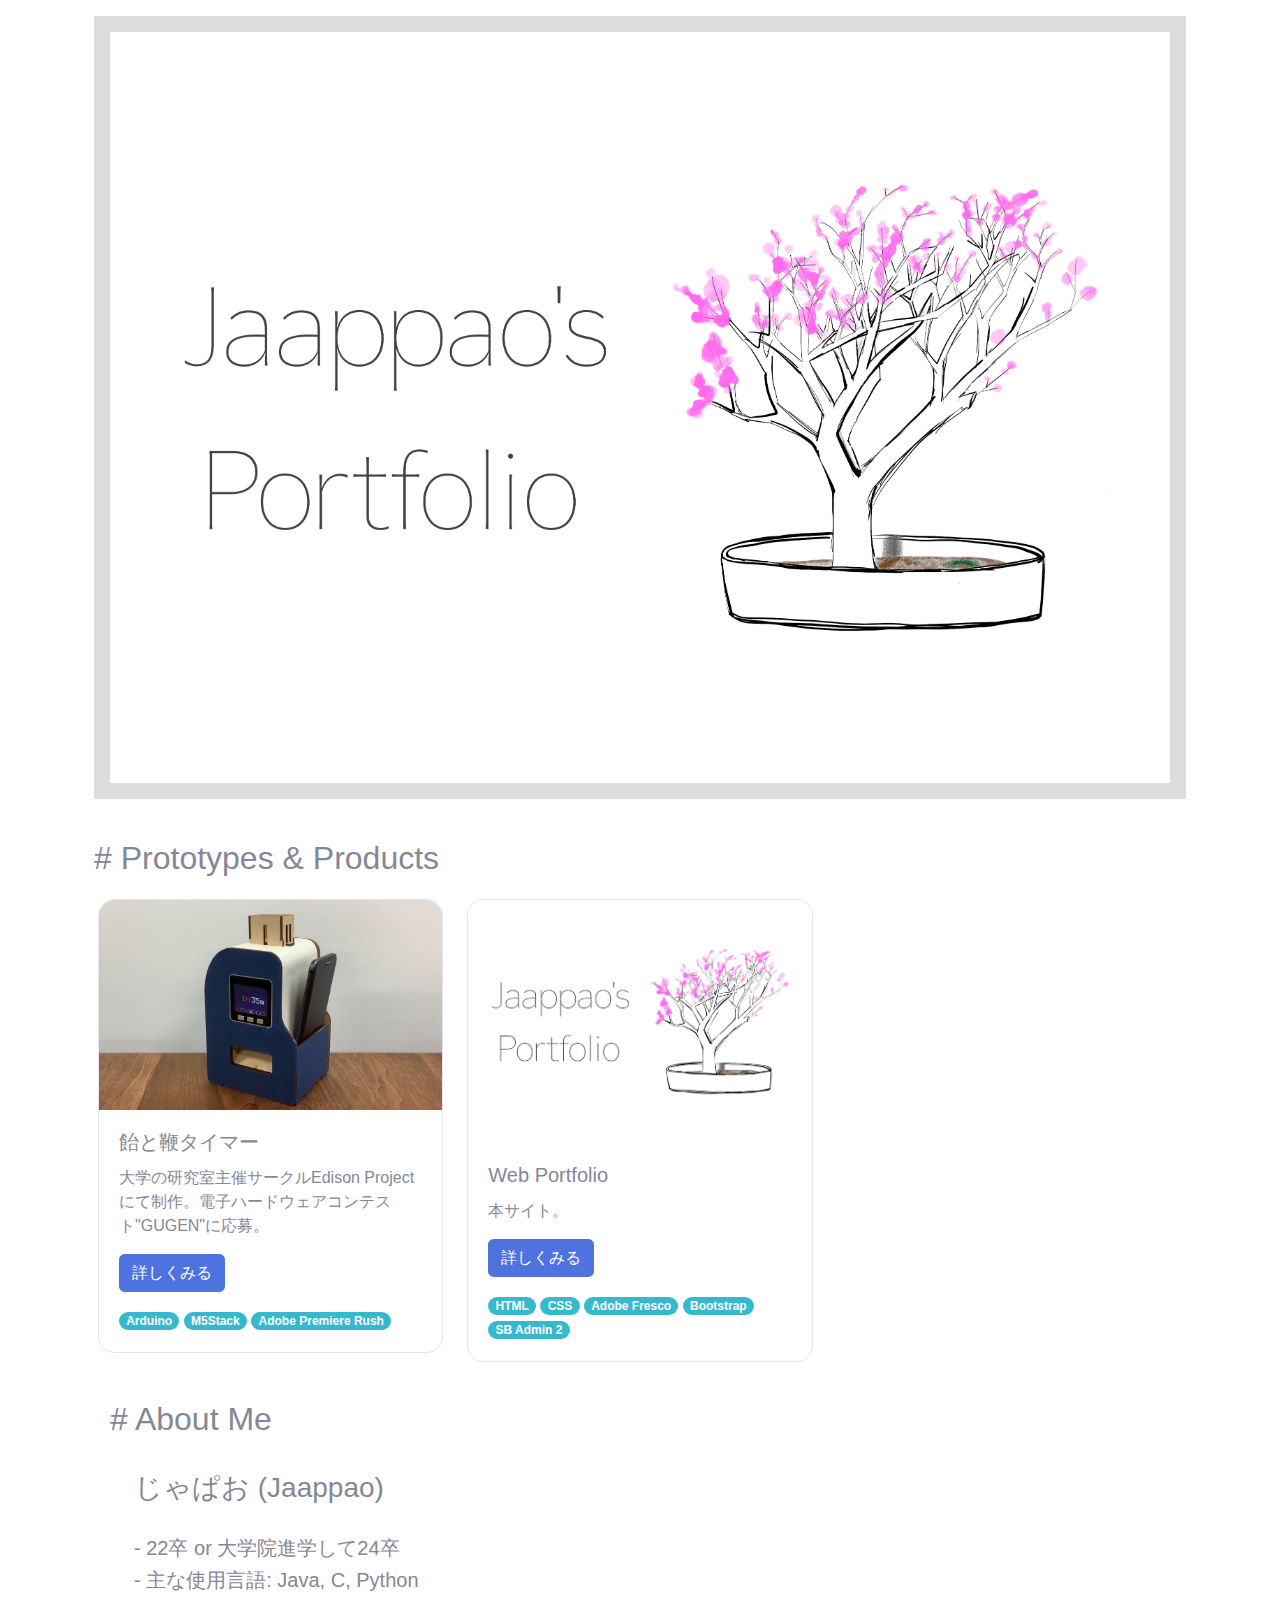
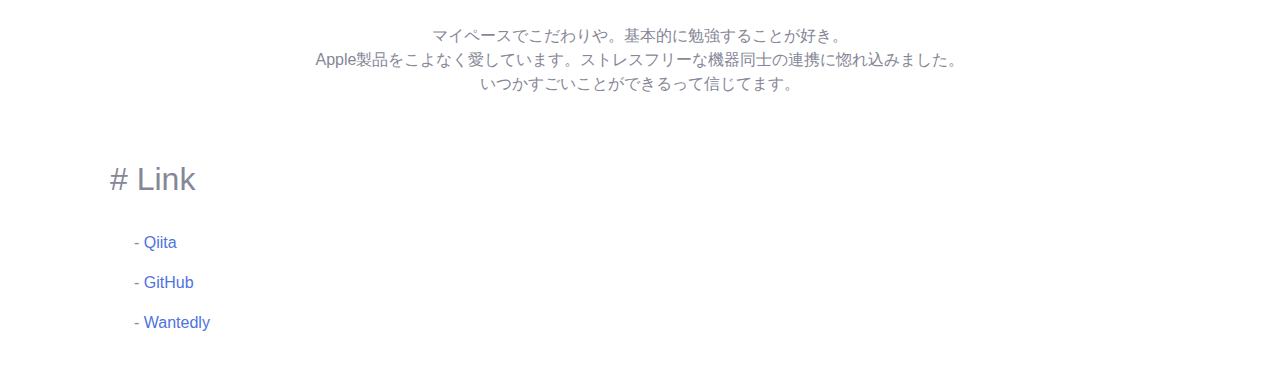
<file: index.html>
<!DOCTYPE html>
<html>

<head>
    <meta charset="utf-8">
    <title>Home | Jaappao's Portfolio</title>

    <meta name="viewport" content="width=device-width, initial-scale=1">
    <!-- Bootstrap CSS -->
    <link href="css/sb-admin-2.min.css" rel="stylesheet">
    <link rel="stylesheet" href="css/style.css">
</head>

<body>
    <div class="container">
        <div class="welcome-header mt-3 py-3 px-3">
            <img src="photo/welcome-header.png" width="100%">
        </div>

        <br>
        <div class="Products mt-3">
            <h2># Prototypes & Products</h2>
            <div class="row p-1">
                <div class="col-lg-4">
                    <div class="card">
                        <img src="photo/p_timer.jpg" class="card-img-top">
                        <div class="card-body">
                            <h5 class="card-title">飴と鞭タイマー</h5>
                            <p class="card-text">
                                大学の研究室主催サークルEdison Projectにて制作。電子ハードウェアコンテスト"GUGEN"に応募。
                            </p>
                            <a href="p_timer.html" class="btn btn-primary">詳しくみる</a>
                            <div class="mt-3">
                                <span class="badge badge-pill badge-info">Arduino</span>
                                <span class="badge badge-pill badge-info">M5Stack</span>
                                <span class="badge badge-pill badge-info">Adobe Premiere Rush</span>
                            </div>

                        </div>
                    </div>

                </div>
                <div class="col-lg-4">
                    <div class="card">
                        <img src="photo/welcome-header.png" class="card-img-top">
                        <div class="card-body">
                            <h5 class="card-title">Web Portfolio</h5>
                            <p class="card-text">
                                本サイト。
                            </p>
                            <a href="p_portfolio.html" class="btn btn-primary">詳しくみる</a>
                            <div class="mt-3">
                                <span class="badge badge-pill badge-info">HTML</span>
                                <span class="badge badge-pill badge-info">CSS</span>
                                <span class="badge badge-pill badge-info">Adobe Fresco</span>
                                <span class="badge badge-pill badge-info">Bootstrap</span>
                                <span class="badge badge-pill badge-info">SB Admin 2</span>
                            </div>
                        </div>
                    </div>

                </div>
            </div>
        </div>


        <br>
        <div class="self-introduction px-3">
            <h2># About Me</h2>
            <div class="p-4">
                <h3>じゃぱお (Jaappao)</h3>
                <br>
                <h5>- 22卒 or 大学院進学して24卒</h5>
                <h5>- 主な使用言語: Java, C, Python</h5>
                <br>
                <p id="self-introduction-text">マイペースでこだわりや。基本的に勉強することが好き。<br>Apple製品をこよなく愛しています。ストレスフリーな機器同士の連携に惚れ込みました。<br>いつかすごいことができるって信じてます。</p>
            </div>
        </div>

        <br>
        <div class="link-area px-3">
            <h2># Link</h2>
            <div class="p-4">
                <p>- <span><a href="https://qiita.com/Jaappao">Qiita</a></span></p>
                <p>- <span> <a href="https://github.com/Jaappao?tab=repositories">GitHub</a></span></p>
                <p>- <span> <a href="https://www.wantedly.com/users/128535068">Wantedly</a></span></p>
            </div>
        </div>


    </div>
    <footer></footer>


    <script src="vendor/jquery/jquery.min.js"></script>
    <script src="vendor/bootstrap/js/bootstrap.bundle.min.js"></script>

    <!-- Core plugin JavaScript-->
    <script src="vendor/jquery-easing/jquery.easing.min.js"></script>

    <!-- Custom scripts for all pages-->
    <script src="js/sb-admin-2.min.js"></script>
</body>

</html>
</file>
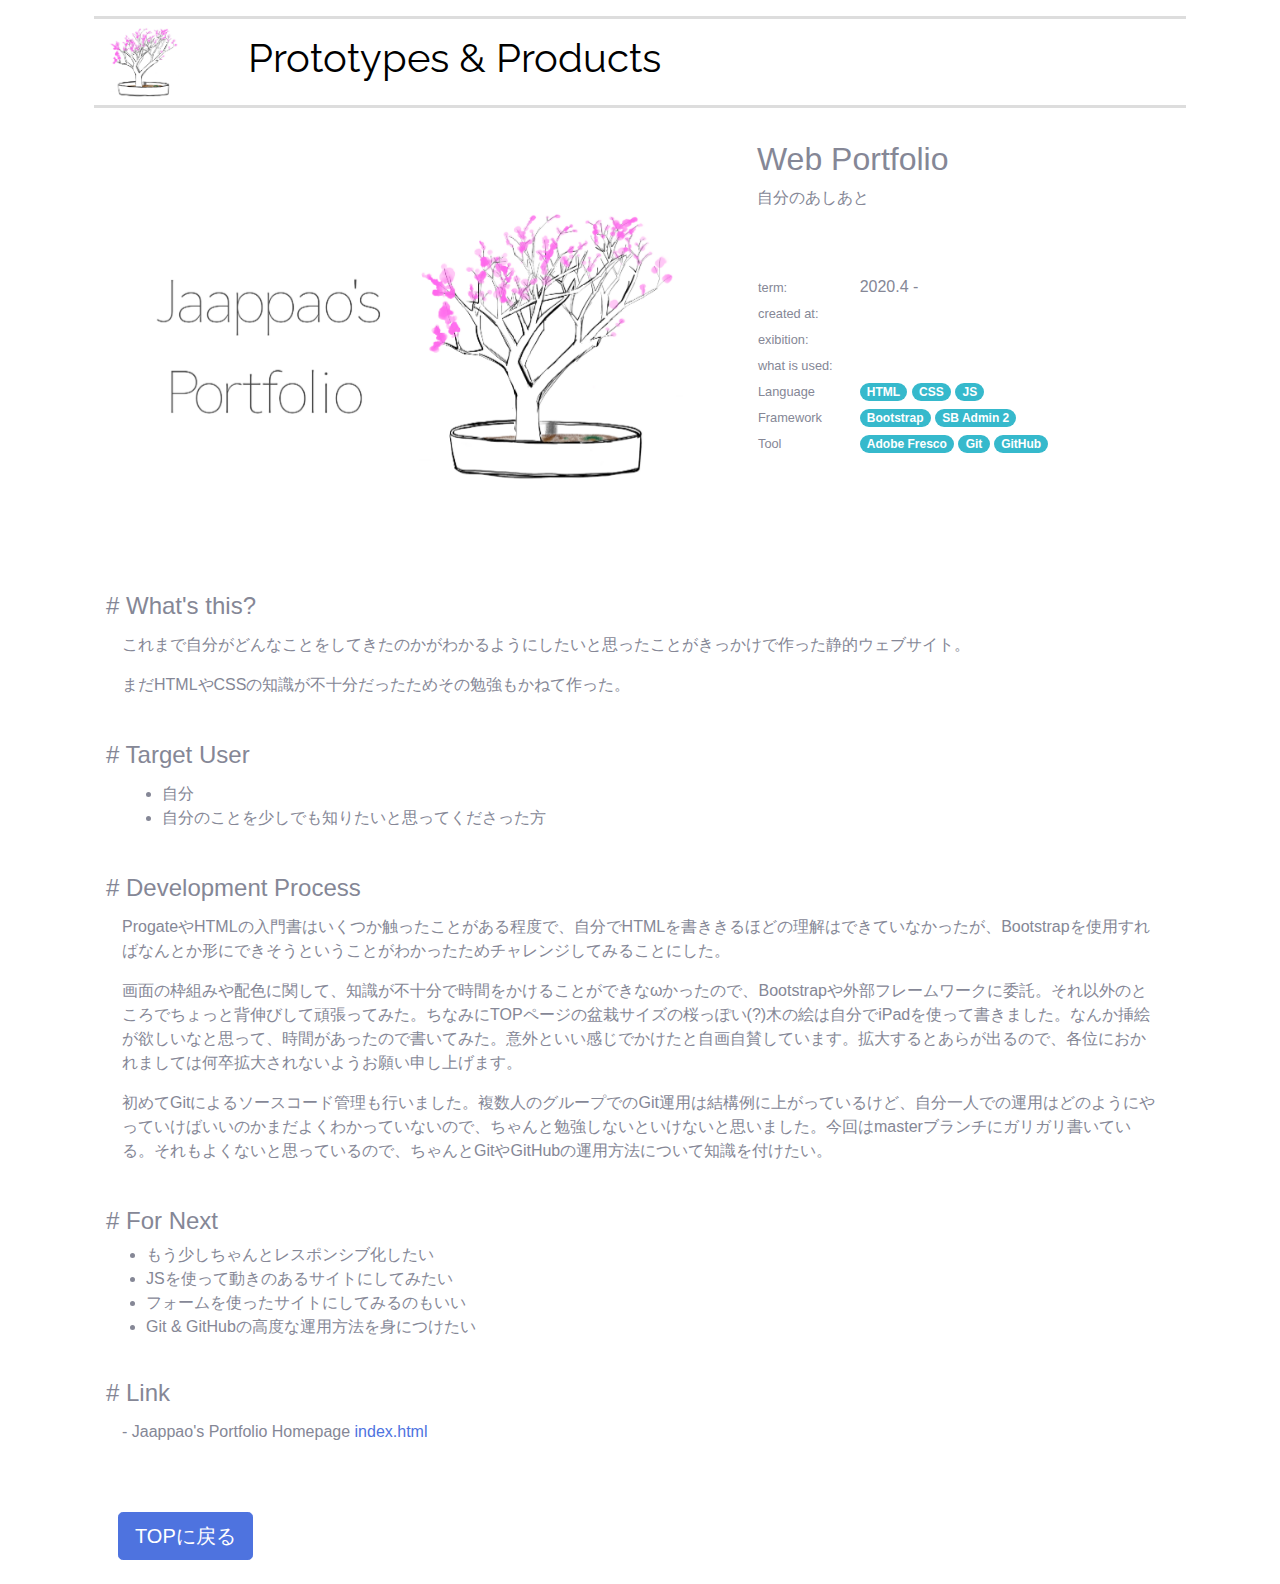
<file: p_portfolio.html>
<!DOCTYPE html>
<html>

<head>
    <meta charset="utf-8">
    <title>Web Portfolio | Jaappao's Portfolio</title>

    <meta name="viewport" content="width=device-width, initial-scale=1">
    <!-- Bootstrap CSS -->
    <link href="css/sb-admin-2.min.css" rel="stylesheet">
    <link href="https://fonts.googleapis.com/css2?family=Raleway:wght@100&display=swap" rel="stylesheet">
    <link rel="stylesheet" href="css/style.css">
</head>

<body>
    <div class="container">
        <div class="product-header mt-3">
            <div class="row title p-2">
                <div class="col-1 ml-1 align-self-center">
                    <img src="photo/product-header.jpeg" width="70px" height="70px">
                </div>
                <div class="col-9 ml-5 align-self-center">
                    <h1>Prototypes & Products</h1>
                </div>
            </div>
        </div>

        <div class="row mt-3">
            <div class="col-lg-7">
                <div class="product-pictures">
                    <div id="carouselExampleControls" class="carousel slide" data-ride="carousel">
                        <div class="carousel-inner">
                            <div class="carousel-item active">
                                <img class="d-block w-100" src="photo/p_portfolio/p_portfolio1.png" alt="First slide">
                            </div>
                        </div>
                        <a class="carousel-control-prev" href="#carouselExampleControls" role="button" data-slide="prev">
                            <span class="carousel-control-prev-icon" aria-hidden="true"></span>
                            <span class="sr-only">Previous</span>
                        </a>
                        <a class="carousel-control-next" href="#carouselExampleControls" role="button" data-slide="next">
                            <span class="carousel-control-next-icon" aria-hidden="true"></span>
                            <span class="sr-only">Next</span>
                        </a>
                    </div>
                </div>

            </div>


            <div class="col-lg-5 my-3 px-4">
                <div class="product-about">

                    <h2>Web Portfolio</h2>
                    <p>自分のあしあと</p>
                    <br>
                    <table width="85%">
                        <tr>
                            <td><small>term: </small></td>
                            <td>2020.4 -</td>
                        </tr>
                        <tr>
                            <td><small>created at: </small></td>
                            <td></td>
                        </tr>
                        <tr>
                            <td><small>exibition: </small></td>
                            <td><small><a href="#"></a></small></td>
                        </tr>
                        <br>
                        <tr>
                            <td><small>what is used: </small></td>
                        </tr>
                        <tr>
                            <td><small>Language</small></td>
                            <td>
                                <span class="badge badge-pill badge-info">HTML</span>
                                <span class="badge badge-pill badge-info">CSS</span>
                                <span class="badge badge-pill badge-info">JS</span>
                            </td>
                        </tr>
                        <tr>
                            <td><small>Framework</small></td>
                            <td>
                                <span class="badge badge-pill badge-info">Bootstrap</span>
                                <span class="badge badge-pill badge-info">SB Admin 2</span>
                            </td>
                        </tr>
                        <tr>
                            <td><small>Tool</small></td>
                            <td>
                                <span class="badge badge-pill badge-info">Adobe Fresco</span>
                                <span class="badge badge-pill badge-info">Git</span>
                                <span class="badge badge-pill badge-info">GitHub</span>
                            </td>
                        </tr>
                    </table>
                </div>
            </div>

            <div class="product-main p-4">
                <h4># What's this?</h4>
                <div class="px-3 py-1">
                    <p>これまで自分がどんなことをしてきたのかがわかるようにしたいと思ったことがきっかけで作った静的ウェブサイト。
                    </p>
                    <p>まだHTMLやCSSの知識が不十分だったためその勉強もかねて作った。</p>
                </div>

                <br>

                <h4># Target User</h4>
                <div class="px-3 py-1">
                    <ul>
                        <li>自分</li>
                        <li>自分のことを少しでも知りたいと思ってくださった方</li>
                    </ul>
                </div>

                <br>

                <h4># Development Process</h4>
                <div class="px-3 py-1">
                    <p>ProgateやHTMLの入門書はいくつか触ったことがある程度で、自分でHTMLを書ききるほどの理解はできていなかったが、Bootstrapを使用すればなんとか形にできそうということがわかったためチャレンジしてみることにした。</p>
                    <p>画面の枠組みや配色に関して、知識が不十分で時間をかけることができなωかったので、Bootstrapや外部フレームワークに委託。それ以外のところでちょっと背伸びして頑張ってみた。ちなみにTOPページの盆栽サイズの桜っぽい(?)木の絵は自分でiPadを使って書きました。なんか挿絵が欲しいなと思って、時間があったので書いてみた。意外といい感じでかけたと自画自賛しています。拡大するとあらが出るので、各位におかれましては何卒拡大されないようお願い申し上げます。
                    </p>
                    <p>初めてGitによるソースコード管理も行いました。複数人のグループでのGit運用は結構例に上がっているけど、自分一人での運用はどのようにやっていけばいいのかまだよくわかっていないので、ちゃんと勉強しないといけないと思いました。今回はmasterブランチにガリガリ書いている。それもよくないと思っているので、ちゃんとGitやGitHubの運用方法について知識を付けたい。
                    </p>
                </div>

                <br>

                <h4># For Next</h4>
                <ul>
                    <li>もう少しちゃんとレスポンシブ化したい</li>
                    <li>JSを使って動きのあるサイトにしてみたい</li>
                    <li>フォームを使ったサイトにしてみるのもいい</li>
                    <li>Git & GitHubの高度な運用方法を身につけたい</li>
                </ul>
                <br>

                <h4># Link</h4>
                <div class="px-3 py-1">
                    <p>- Jaappao's Portfolio Homepage <a href="https://jaappao.github.io/web_portfolio/index.html">index.html</a> </p>
                    </p>
                </div>

            </div>
        </div>

        <a class="btn btn-lg btn-primary m-4" href="https://jaappao.github.io/web_portfolio/index.html">TOPに戻る</a>



    </div>
    <footer></footer>


    <script src="vendor/jquery/jquery.min.js"></script>
    <script src="vendor/bootstrap/js/bootstrap.bundle.min.js"></script>

    <!-- Core plugin JavaScript-->
    <script src="vendor/jquery-easing/jquery.easing.min.js"></script>

    <!-- Custom scripts for all pages-->
    <script src="js/sb-admin-2.min.js"></script>
</body>

</html>
</file>
<file: css/style.css>
body {
    background-color: white;
}

.welcome-header {
    background-color: #ddd;
}

.card {
    margin: 10px 0 10px;
    border-radius: 1rem;
    padding: 0;
}

.card .card-img-top {
    border-radius: 1rem 1rem 0 0;
}

#self-introduction-text {
    text-align: center;
}

.product-header {
    background-color: #ddd;
    font-family: 'Raleway', sans-serif;
    color: black;
    border: medium solid #ddd;
}

.product-header .title {
    background-color: #FFF;
}

.carousel-item .img-fluid {
    width: 100%;
    height: auto;
}

.carousel-item {
    height: auto;
}


/* .product-header .title h1 {
    text-align: center;
} */
</file>
